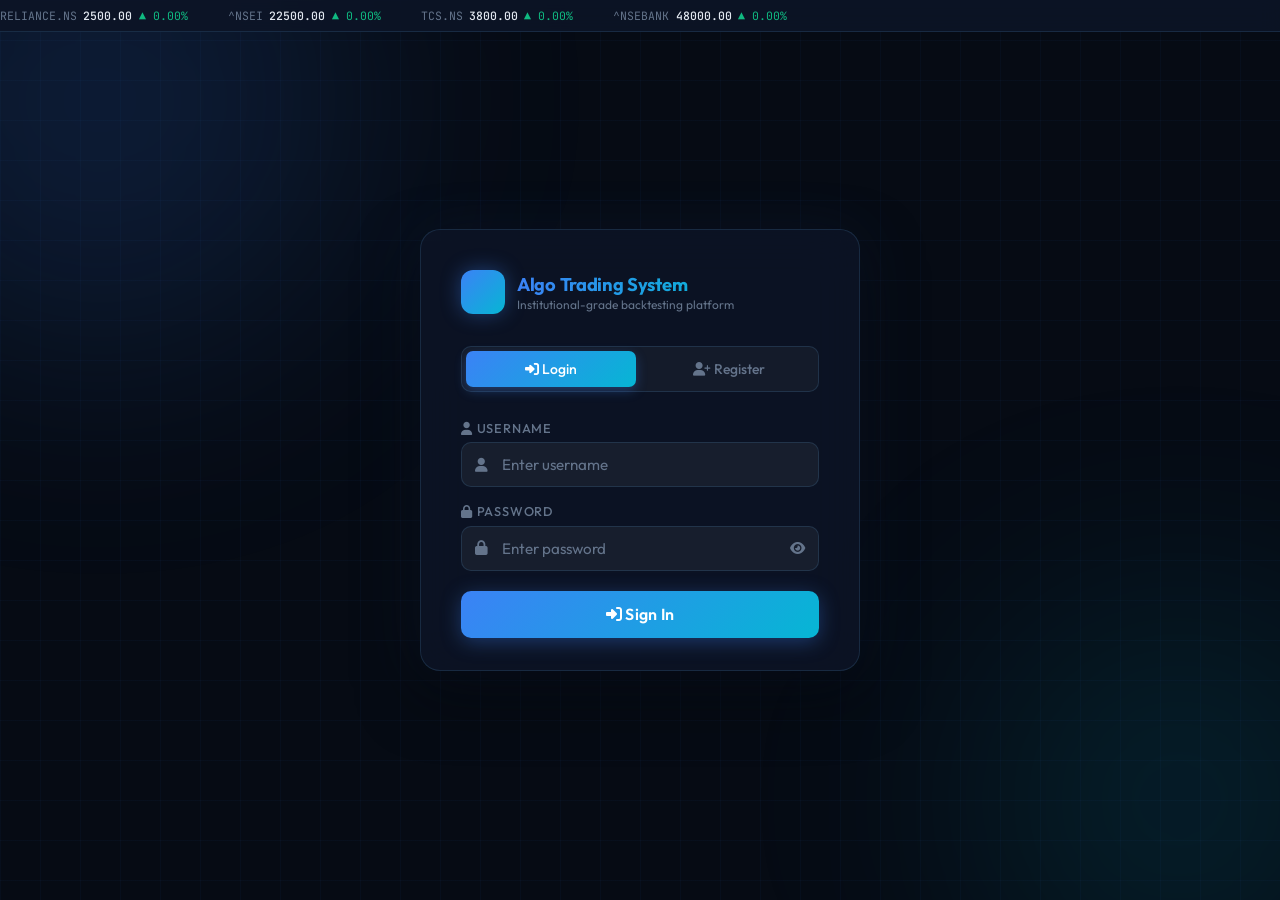
<file: mini_algo_trading/api/static/login.html>
<!DOCTYPE html>
<html lang="en">
<head>
  <meta charset="UTF-8">
  <meta name="viewport" content="width=device-width, initial-scale=1.0">
  <title>Algo Trading System — Login</title>
  <link href="https://fonts.googleapis.com/css2?family=Outfit:wght@300;400;500;600;700;800&family=JetBrains+Mono:wght@400;500&display=swap" rel="stylesheet">
  <link rel="stylesheet" href="https://cdnjs.cloudflare.com/ajax/libs/font-awesome/6.4.0/css/all.min.css">
  <style>
    *, *::before, *::after { box-sizing: border-box; margin: 0; padding: 0; }

    :root {
      --bg:        #060b14;
      --surface:   #0d1526;
      --border:    rgba(99,179,237,0.15);
      --accent:    #3b82f6;
      --accent-2:  #06b6d4;
      --text:      #e2e8f0;
      --muted:     #64748b;
      --green:     #10b981;
      --red:       #ef4444;
      --radius:    14px;
    }

    html, body {
      height: 100%;
      font-family: 'Outfit', sans-serif;
      background: var(--bg);
      color: var(--text);
      overflow: hidden;
    }

    /* ── animated grid background ── */
    body::before {
      content: '';
      position: fixed; inset: 0;
      background-image:
        linear-gradient(rgba(59,130,246,.04) 1px, transparent 1px),
        linear-gradient(90deg, rgba(59,130,246,.04) 1px, transparent 1px);
      background-size: 40px 40px;
      pointer-events: none;
      z-index: 0;
    }

    /* ── floating glow orbs ── */
    .orb {
      position: fixed;
      border-radius: 50%;
      filter: blur(120px);
      pointer-events: none;
      z-index: 0;
      animation: drift 8s ease-in-out infinite alternate;
    }
    .orb-1 { width: 500px; height: 500px; background: rgba(59,130,246,.15); top: -150px; left: -150px; animation-delay: 0s; }
    .orb-2 { width: 400px; height: 400px; background: rgba(6,182,212,.12); bottom: -100px; right: -100px; animation-delay: -4s; }

    @keyframes drift {
      from { transform: translate(0, 0) scale(1); }
      to   { transform: translate(30px, 20px) scale(1.05); }
    }

    /* ── page layout ── */
    .page {
      position: relative; z-index: 1;
      display: flex; align-items: center; justify-content: center;
      min-height: 100vh;
      padding: 2rem;
    }

    /* ── glass card ── */
    .auth-card {
      width: 100%; max-width: 440px;
      background: rgba(13,21,38,.85);
      border: 1px solid var(--border);
      border-radius: 20px;
      padding: 2.5rem 2.5rem 2rem;
      backdrop-filter: blur(24px);
      box-shadow: 0 0 60px rgba(59,130,246,.08), 0 24px 60px rgba(0,0,0,.5);
      animation: slideUp .5s cubic-bezier(.16,1,.3,1) both;
    }

    @keyframes slideUp {
      from { opacity: 0; transform: translateY(30px); }
      to   { opacity: 1; transform: translateY(0); }
    }

    /* ── logo / brand ── */
    .brand {
      display: flex; align-items: center; gap: .75rem;
      margin-bottom: 2rem;
    }
    .brand-icon {
      width: 44px; height: 44px;
      background: linear-gradient(135deg, var(--accent), var(--accent-2));
      border-radius: 12px;
      display: flex; align-items: center; justify-content: center;
      font-size: 1.2rem; color: #fff;
      box-shadow: 0 0 20px rgba(59,130,246,.4);
    }
    .brand-text h1 {
      font-size: 1.15rem; font-weight: 700; letter-spacing: -.3px;
      background: linear-gradient(90deg, var(--accent), var(--accent-2));
      -webkit-background-clip: text; -webkit-text-fill-color: transparent;
    }
    .brand-text p { font-size: .75rem; color: var(--muted); margin-top: 1px; }

    /* ── tab switcher ── */
    .tab-switcher {
      display: flex; gap: .5rem;
      background: rgba(255,255,255,.04);
      border: 1px solid var(--border);
      border-radius: 10px; padding: 4px;
      margin-bottom: 1.75rem;
    }
    .tab-btn {
      flex: 1; padding: .55rem;
      background: none; border: none;
      border-radius: 7px; cursor: pointer;
      font-family: 'Outfit', sans-serif;
      font-size: .875rem; font-weight: 500;
      color: var(--muted);
      transition: all .2s;
    }
    .tab-btn.active {
      background: linear-gradient(135deg, var(--accent), var(--accent-2));
      color: #fff;
      box-shadow: 0 4px 12px rgba(59,130,246,.3);
    }

    /* ── forms ── */
    .auth-form { display: flex; flex-direction: column; gap: 1rem; }
    .form-hidden { display: none; }

    .form-group { display: flex; flex-direction: column; gap: .4rem; }
    .form-group label {
      font-size: .8rem; font-weight: 500; color: var(--muted);
      text-transform: uppercase; letter-spacing: .8px;
    }

    .input-wrap {
      position: relative;
      display: flex; align-items: center;
    }
    .input-icon {
      position: absolute; left: .9rem;
      color: var(--muted); font-size: .9rem;
      pointer-events: none;
    }
    .input-wrap input {
      width: 100%; padding: .75rem .9rem .75rem 2.5rem;
      background: rgba(255,255,255,.05);
      border: 1px solid var(--border);
      border-radius: 10px;
      color: var(--text);
      font-family: 'Outfit', sans-serif; font-size: .95rem;
      outline: none;
      transition: border-color .2s, box-shadow .2s;
    }
    .input-wrap input:focus {
      border-color: var(--accent);
      box-shadow: 0 0 0 3px rgba(59,130,246,.15);
    }
    .input-wrap input::placeholder { color: var(--muted); }
    .toggle-pw {
      position: absolute; right: .9rem;
      background: none; border: none; cursor: pointer;
      color: var(--muted); font-size: .85rem;
      transition: color .2s;
    }
    .toggle-pw:hover { color: var(--accent); }

    /* ── submit button ── */
    .submit-btn {
      width: 100%; padding: .85rem;
      background: linear-gradient(135deg, var(--accent), var(--accent-2));
      border: none; border-radius: 10px; cursor: pointer;
      font-family: 'Outfit', sans-serif;
      font-size: 1rem; font-weight: 600; color: #fff;
      letter-spacing: .3px;
      box-shadow: 0 4px 20px rgba(59,130,246,.35);
      transition: transform .15s, box-shadow .15s, opacity .15s;
      margin-top: .25rem;
      display: flex; align-items: center; justify-content: center; gap: .5rem;
    }
    .submit-btn:hover  { transform: translateY(-2px); box-shadow: 0 8px 28px rgba(59,130,246,.45); }
    .submit-btn:active { transform: translateY(0); }
    .submit-btn:disabled { opacity: .6; cursor: not-allowed; transform: none; }

    /* ── alert message ── */
    .alert {
      padding: .75rem 1rem;
      border-radius: 10px; font-size: .875rem;
      display: flex; align-items: center; gap: .6rem;
      animation: fadeIn .3s ease;
    }
    @keyframes fadeIn { from { opacity:0; transform:translateY(-6px); } to { opacity:1; transform:translateY(0); } }
    .alert-error   { background: rgba(239,68,68,.1);  border: 1px solid rgba(239,68,68,.3);  color: #fca5a5; }
    .alert-success { background: rgba(16,185,129,.1); border: 1px solid rgba(16,185,129,.3); color: #6ee7b7; }
    .alert-hidden  { display: none; }

    /* ── footer hint ── */
    .hint {
      text-align: center; margin-top: 1.25rem;
      font-size: .8rem; color: var(--muted);
    }
    .hint code {
      font-family: 'JetBrains Mono', monospace;
      background: rgba(255,255,255,.07);
      padding: 2px 6px; border-radius: 5px;
      color: var(--accent-2); font-size: .78rem;
    }

    /* ── loading spinner inside button ── */
    .btn-spinner {
      width: 16px; height: 16px;
      border: 2px solid rgba(255,255,255,.3);
      border-top-color: #fff;
      border-radius: 50%;
      animation: spin .6s linear infinite;
      display: none;
    }
    .submit-btn.loading .btn-spinner { display: block; }
    .submit-btn.loading .btn-label  { display: none; }

    @keyframes spin { to { transform: rotate(360deg); } }

    /* ── live ticker bar ── */
    .ticker-bar {
      position: fixed; top: 0; left: 0; right: 0;
      height: 32px;
      background: rgba(13,21,38,.9);
      border-bottom: 1px solid var(--border);
      backdrop-filter: blur(10px);
      display: flex; align-items: center;
      overflow: hidden; z-index: 10;
    }
    .ticker-scroll {
      display: flex; gap: 2.5rem;
      white-space: nowrap;
      animation: scroll-x 20s linear infinite;
      font-family: 'JetBrains Mono', monospace;
      font-size: .72rem;
    }
    .ticker-item { display: flex; gap: .4rem; align-items: center; }
    .ticker-sym  { color: var(--muted); }
    .ticker-prc  { color: var(--text); font-weight: 500; }
    .ticker-chg.up   { color: var(--green); }
    .ticker-chg.down { color: var(--red); }

    @keyframes scroll-x {
      from { transform: translateX(100vw); }
      to   { transform: translateX(-100%); }
    }
  </style>
</head>
<body>
  <div class="orb orb-1"></div>
  <div class="orb orb-2"></div>

  <div class="page">
    <div class="auth-card">

      <!-- Brand -->
      <div class="brand">
        <div class="brand-icon"><i class="fa-solid fa-chart-candlestick"></i></div>
        <div class="brand-text">
          <h1>Algo Trading System</h1>
          <p>Institutional-grade backtesting platform</p>
        </div>
      </div>

      <!-- Tab switcher -->
      <div class="tab-switcher" role="tablist">
        <button class="tab-btn active" id="tab-login-btn" onclick="switchTab('login')" role="tab">
          <i class="fa-solid fa-right-to-bracket"></i> Login
        </button>
        <button class="tab-btn" id="tab-register-btn" onclick="switchTab('register')" role="tab">
          <i class="fa-solid fa-user-plus"></i> Register
        </button>
      </div>

      <!-- Alert -->
      <div id="alert-box" class="alert alert-hidden"></div>

      <!-- ── Login Form ── -->
      <form id="login-form" class="auth-form" onsubmit="handleLogin(event)">
        <div class="form-group">
          <label for="login-user"><i class="fa-solid fa-user"></i> Username</label>
          <div class="input-wrap">
            <i class="fa-solid fa-user input-icon"></i>
            <input type="text" id="login-user" placeholder="Enter username" autocomplete="off" required>
          </div>
        </div>
        <div class="form-group">
          <label for="login-pass"><i class="fa-solid fa-lock"></i> Password</label>
          <div class="input-wrap">
            <i class="fa-solid fa-lock input-icon"></i>
            <input type="password" id="login-pass" placeholder="Enter password" autocomplete="off" required>
            <button type="button" class="toggle-pw" onclick="togglePw('login-pass', this)" tabindex="-1">
              <i class="fa-solid fa-eye"></i>
            </button>
          </div>
        </div>
        <button type="submit" class="submit-btn" id="login-btn">
          <div class="btn-spinner"></div>
          <span class="btn-label"><i class="fa-solid fa-right-to-bracket"></i> Sign In</span>
        </button>
      </form>

      <!-- ── Register Form ── -->
      <form id="register-form" class="auth-form form-hidden" onsubmit="handleRegister(event)">
        <div class="form-group">
          <label for="reg-user">Username</label>
          <div class="input-wrap">
            <i class="fa-solid fa-user input-icon"></i>
            <input type="text" id="reg-user" placeholder="Choose a username" required>
          </div>
        </div>
        <div class="form-group">
          <label for="reg-pass">Password</label>
          <div class="input-wrap">
            <i class="fa-solid fa-lock input-icon"></i>
            <input type="password" id="reg-pass" placeholder="Min 6 characters" required>
            <button type="button" class="toggle-pw" onclick="togglePw('reg-pass', this)" tabindex="-1">
              <i class="fa-solid fa-eye"></i>
            </button>
          </div>
        </div>
        <div class="form-group">
          <label for="reg-confirm">Confirm Password</label>
          <div class="input-wrap">
            <i class="fa-solid fa-lock input-icon"></i>
            <input type="password" id="reg-confirm" placeholder="Repeat password" required>
          </div>
        </div>
        <button type="submit" class="submit-btn" id="reg-btn">
          <div class="btn-spinner"></div>
          <span class="btn-label"><i class="fa-solid fa-user-plus"></i> Create Account</span>
        </button>
      </form>


    </div>
  </div>

  <!-- Live ticker bar -->
  <div class="ticker-bar">
    <div class="ticker-scroll" id="ticker-scroll">
      <span class="ticker-item"><span class="ticker-sym">RELIANCE.NS</span><span class="ticker-prc" id="t-rel">2500.00</span><span class="ticker-chg up" id="tc-rel">▲ 0.00%</span></span>
      <span class="ticker-item"><span class="ticker-sym">^NSEI</span><span class="ticker-prc" id="t-nsei">22500.00</span><span class="ticker-chg up" id="tc-nsei">▲ 0.00%</span></span>
      <span class="ticker-item"><span class="ticker-sym">TCS.NS</span><span class="ticker-prc" id="t-tcs">3800.00</span><span class="ticker-chg up" id="tc-tcs">▲ 0.00%</span></span>
      <span class="ticker-item"><span class="ticker-sym">^NSEBANK</span><span class="ticker-prc" id="t-bnk">48000.00</span><span class="ticker-chg up" id="tc-bnk">▲ 0.00%</span></span>
    </div>
  </div>

  <script>
    // ── Prevent browser autofill ───────────────────────────────────────────────
    window.addEventListener('DOMContentLoaded', () => {
      setTimeout(() => {
        document.getElementById('login-form').reset();
        document.getElementById('register-form').reset();
      }, 50);
    });

    // ── Tab switching ──────────────────────────────────────────────────────────
    function switchTab(tab) {
      const isLogin = tab === 'login';
      document.getElementById('login-form').classList.toggle('form-hidden', !isLogin);
      document.getElementById('register-form').classList.toggle('form-hidden', isLogin);
      document.getElementById('tab-login-btn').classList.toggle('active', isLogin);
      document.getElementById('tab-register-btn').classList.toggle('active', !isLogin);
      hideAlert();
    }

    // ── Toggle password visibility ─────────────────────────────────────────────
    function togglePw(id, btn) {
      const inp = document.getElementById(id);
      const isText = inp.type === 'text';
      inp.type = isText ? 'password' : 'text';
      btn.querySelector('i').className = isText ? 'fa-solid fa-eye' : 'fa-solid fa-eye-slash';
    }

    // ── Alert helpers ──────────────────────────────────────────────────────────
    function showAlert(msg, type = 'error') {
      const box = document.getElementById('alert-box');
      box.className = `alert alert-${type}`;
      box.innerHTML = `<i class="fa-solid fa-${type === 'error' ? 'circle-exclamation' : 'circle-check'}"></i> ${msg}`;
    }
    function hideAlert() {
      document.getElementById('alert-box').className = 'alert alert-hidden';
    }

    // ── Set button loading state ───────────────────────────────────────────────
    function setLoading(btnId, loading) {
      const btn = document.getElementById(btnId);
      btn.classList.toggle('loading', loading);
      btn.disabled = loading;
    }

    // ── Login handler ──────────────────────────────────────────────────────────
    async function handleLogin(e) {
      e.preventDefault();
      hideAlert();
      const username = document.getElementById('login-user').value.trim();
      const password = document.getElementById('login-pass').value;
      if (!username || !password) { showAlert('Please fill in all fields.'); return; }

      setLoading('login-btn', true);
      try {
        const res = await fetch('/api/auth/login', {
          method: 'POST',
          headers: { 'Content-Type': 'application/json' },
          body: JSON.stringify({ username, password }),
        });
        const data = await res.json();
        if (!res.ok) {
          showAlert(data.detail || 'Login failed. Check your credentials.');
        } else {
          // Store token and redirect to dashboard
          localStorage.setItem('algo_token', data.access_token);
          localStorage.setItem('algo_user', data.username);
          showAlert(`Welcome back, ${data.username}! Redirecting...`, 'success');
          setTimeout(() => { window.location.href = '/dashboard'; }, 900);
        }
      } catch (err) {
        showAlert('Network error — is the server running?');
      } finally {
        setLoading('login-btn', false);
      }
    }

    // ── Register handler ───────────────────────────────────────────────────────
    async function handleRegister(e) {
      e.preventDefault();
      hideAlert();
      const username = document.getElementById('reg-user').value.trim();
      const password = document.getElementById('reg-pass').value;
      const confirm  = document.getElementById('reg-confirm').value;

      if (!username || !password) { showAlert('Please fill in all fields.'); return; }
      if (password !== confirm)    { showAlert('Passwords do not match.'); return; }
      if (password.length < 6)     { showAlert('Password must be at least 6 characters.'); return; }

      setLoading('reg-btn', true);
      try {
        const res = await fetch('/api/auth/register', {
          method: 'POST',
          headers: { 'Content-Type': 'application/json' },
          body: JSON.stringify({ username, password, confirm_password: confirm }),
        });
        const data = await res.json();
        if (!res.ok) {
          showAlert(data.detail || 'Registration failed.');
        } else {
          showAlert(data.message, 'success');
          setTimeout(() => switchTab('login'), 2000);
        }
      } catch (err) {
        showAlert('Network error — is the server running?');
      } finally {
        setLoading('reg-btn', false);
      }
    }

    // ── WebSocket live ticker ──────────────────────────────────────────────────
    const TICKER_MAP = {
      'RELIANCE.NS': { price: 't-rel',  change: 'tc-rel'  },
      '^NSEI':       { price: 't-nsei', change: 'tc-nsei' },
      'TCS.NS':      { price: 't-tcs',  change: 'tc-tcs'  },
      '^NSEBANK':    { price: 't-bnk',  change: 'tc-bnk'  },
    };

    function connectWS() {
      const ws = new WebSocket(`ws://${location.host}/ws/live`);
      ws.onmessage = (ev) => {
        try {
          const msg = JSON.parse(ev.data);
          if (msg.type !== 'tick') return;
          msg.data.forEach(tick => {
            const ids = TICKER_MAP[tick.symbol];
            if (!ids) return;
            const priceEl  = document.getElementById(ids.price);
            const changeEl = document.getElementById(ids.change);
            if (priceEl)  priceEl.textContent  = tick.price.toFixed(2);
            if (changeEl) {
              const up = tick.change_pct >= 0;
              changeEl.textContent = `${up ? '▲' : '▼'} ${Math.abs(tick.change_pct).toFixed(2)}%`;
              changeEl.className   = `ticker-chg ${up ? 'up' : 'down'}`;
            }
          });
        } catch {}
      };
      ws.onclose = () => setTimeout(connectWS, 3000);
    }
    connectWS();
  </script>
</body>
</html>
</file>
